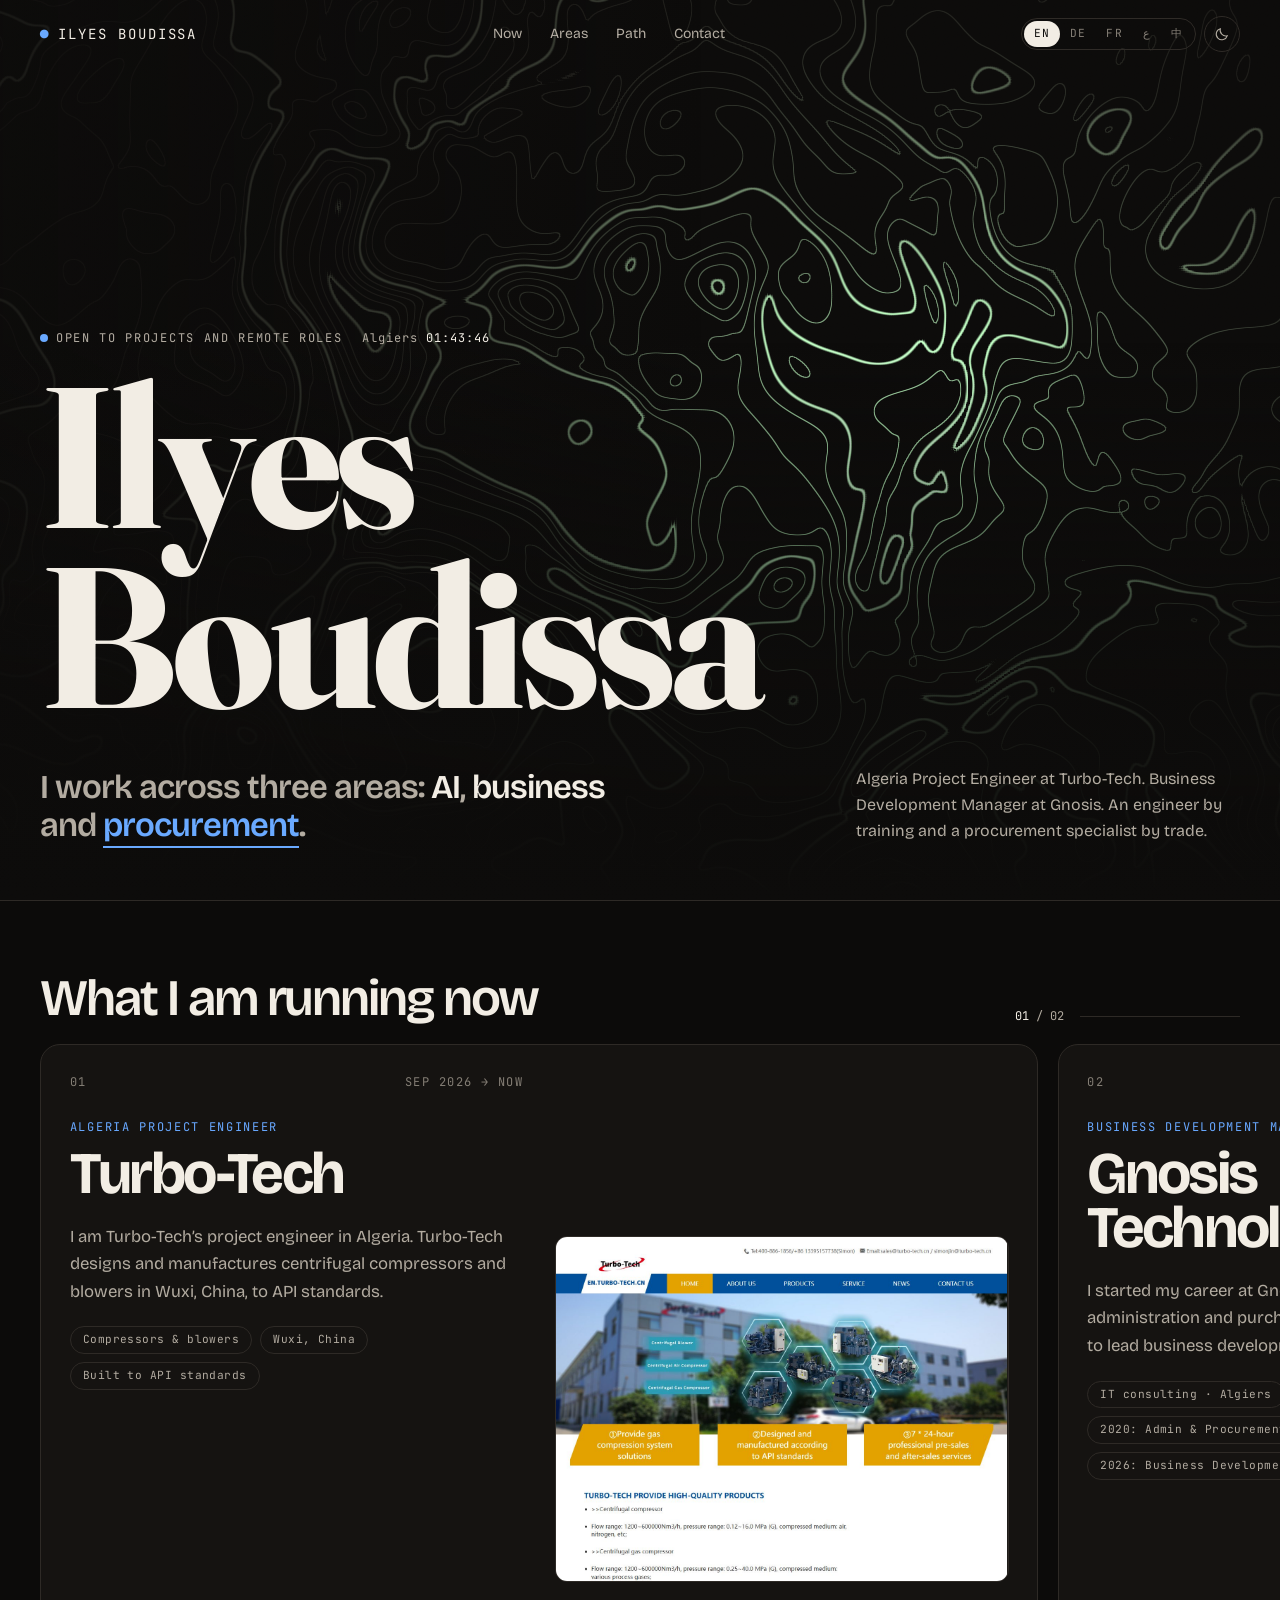
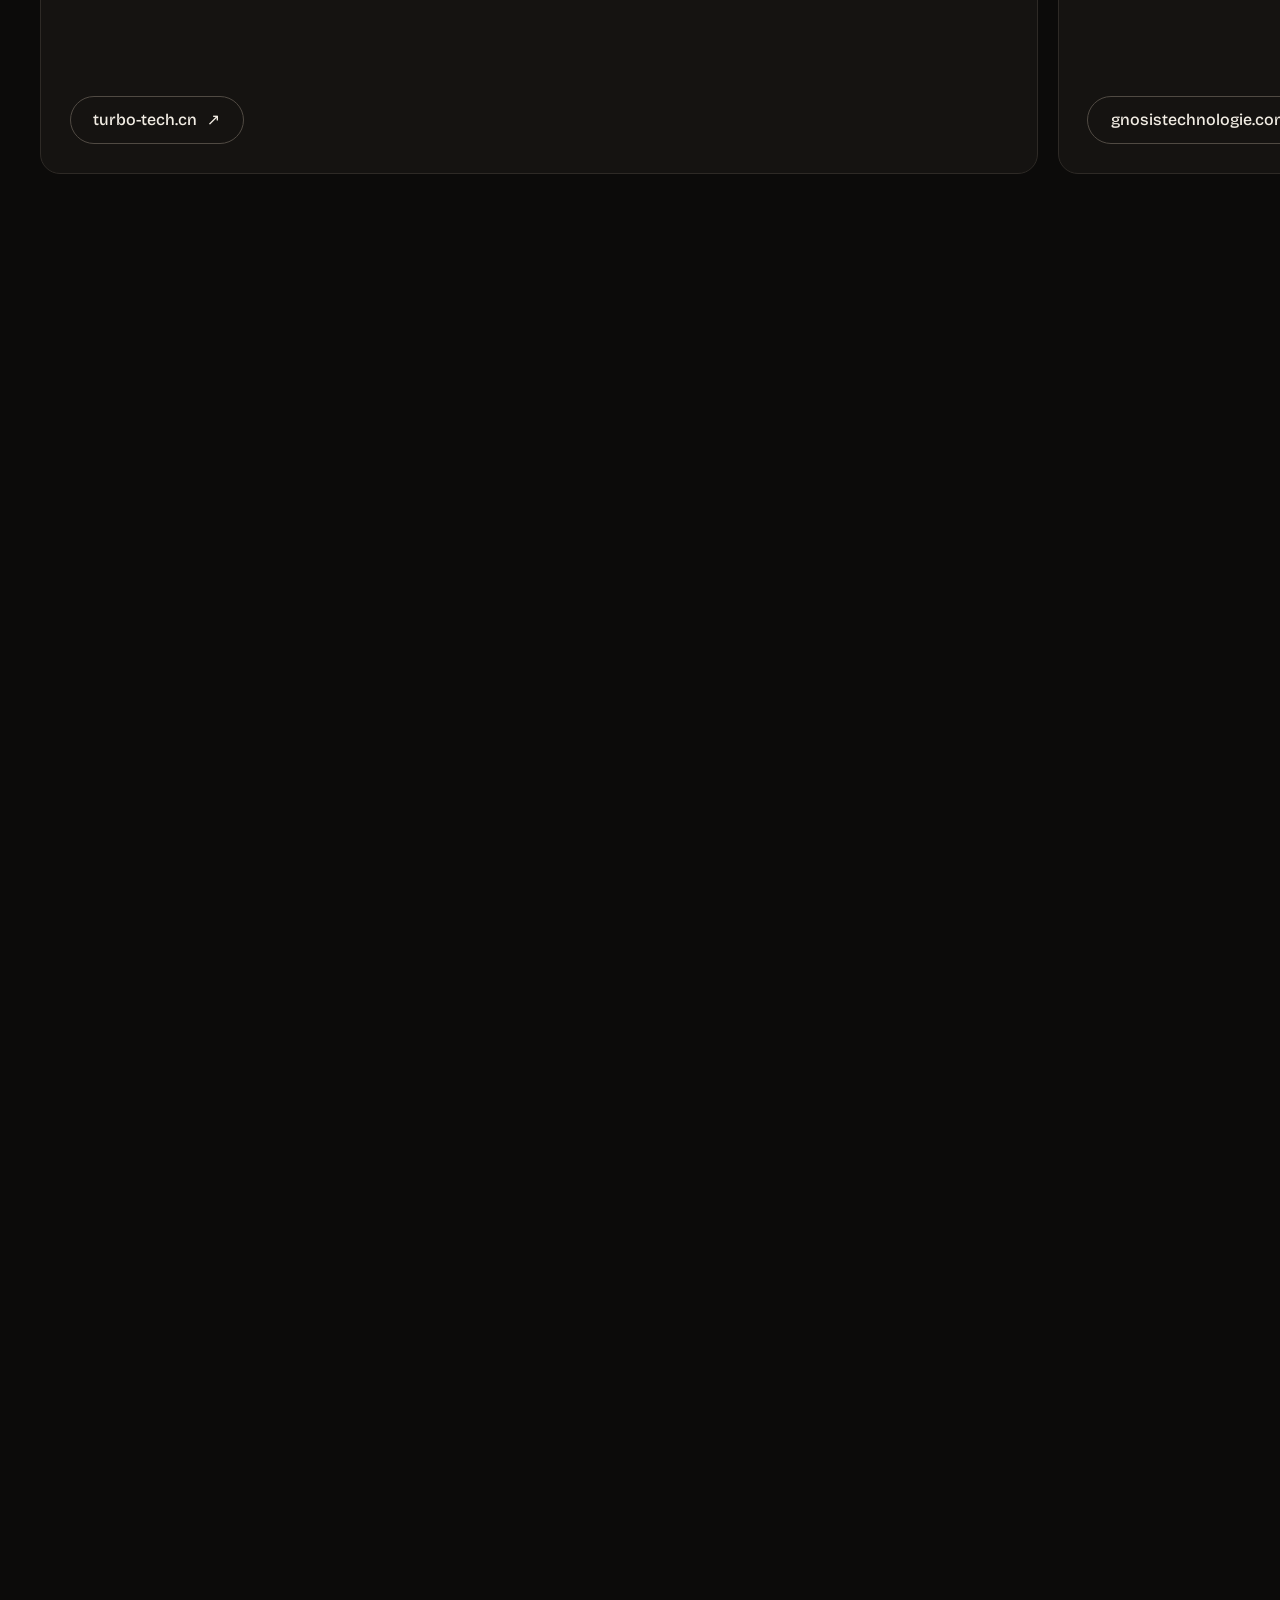
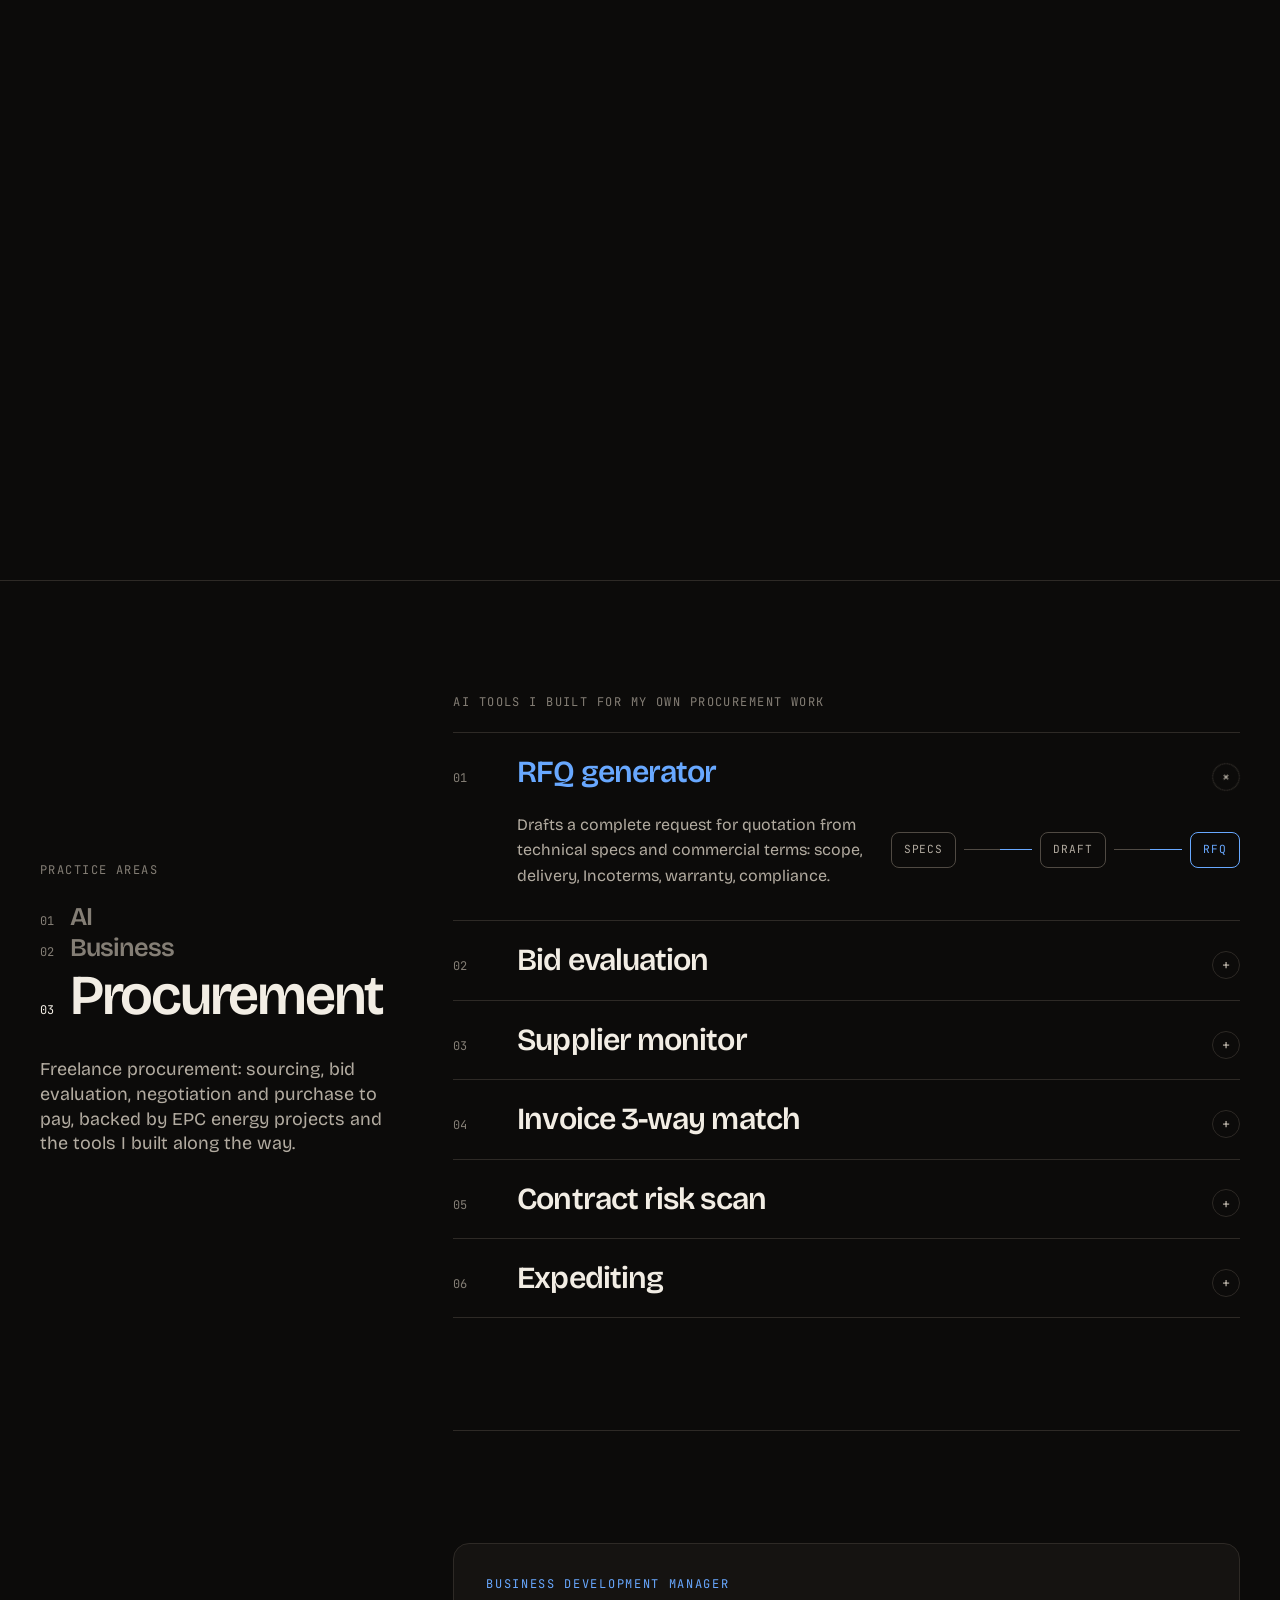
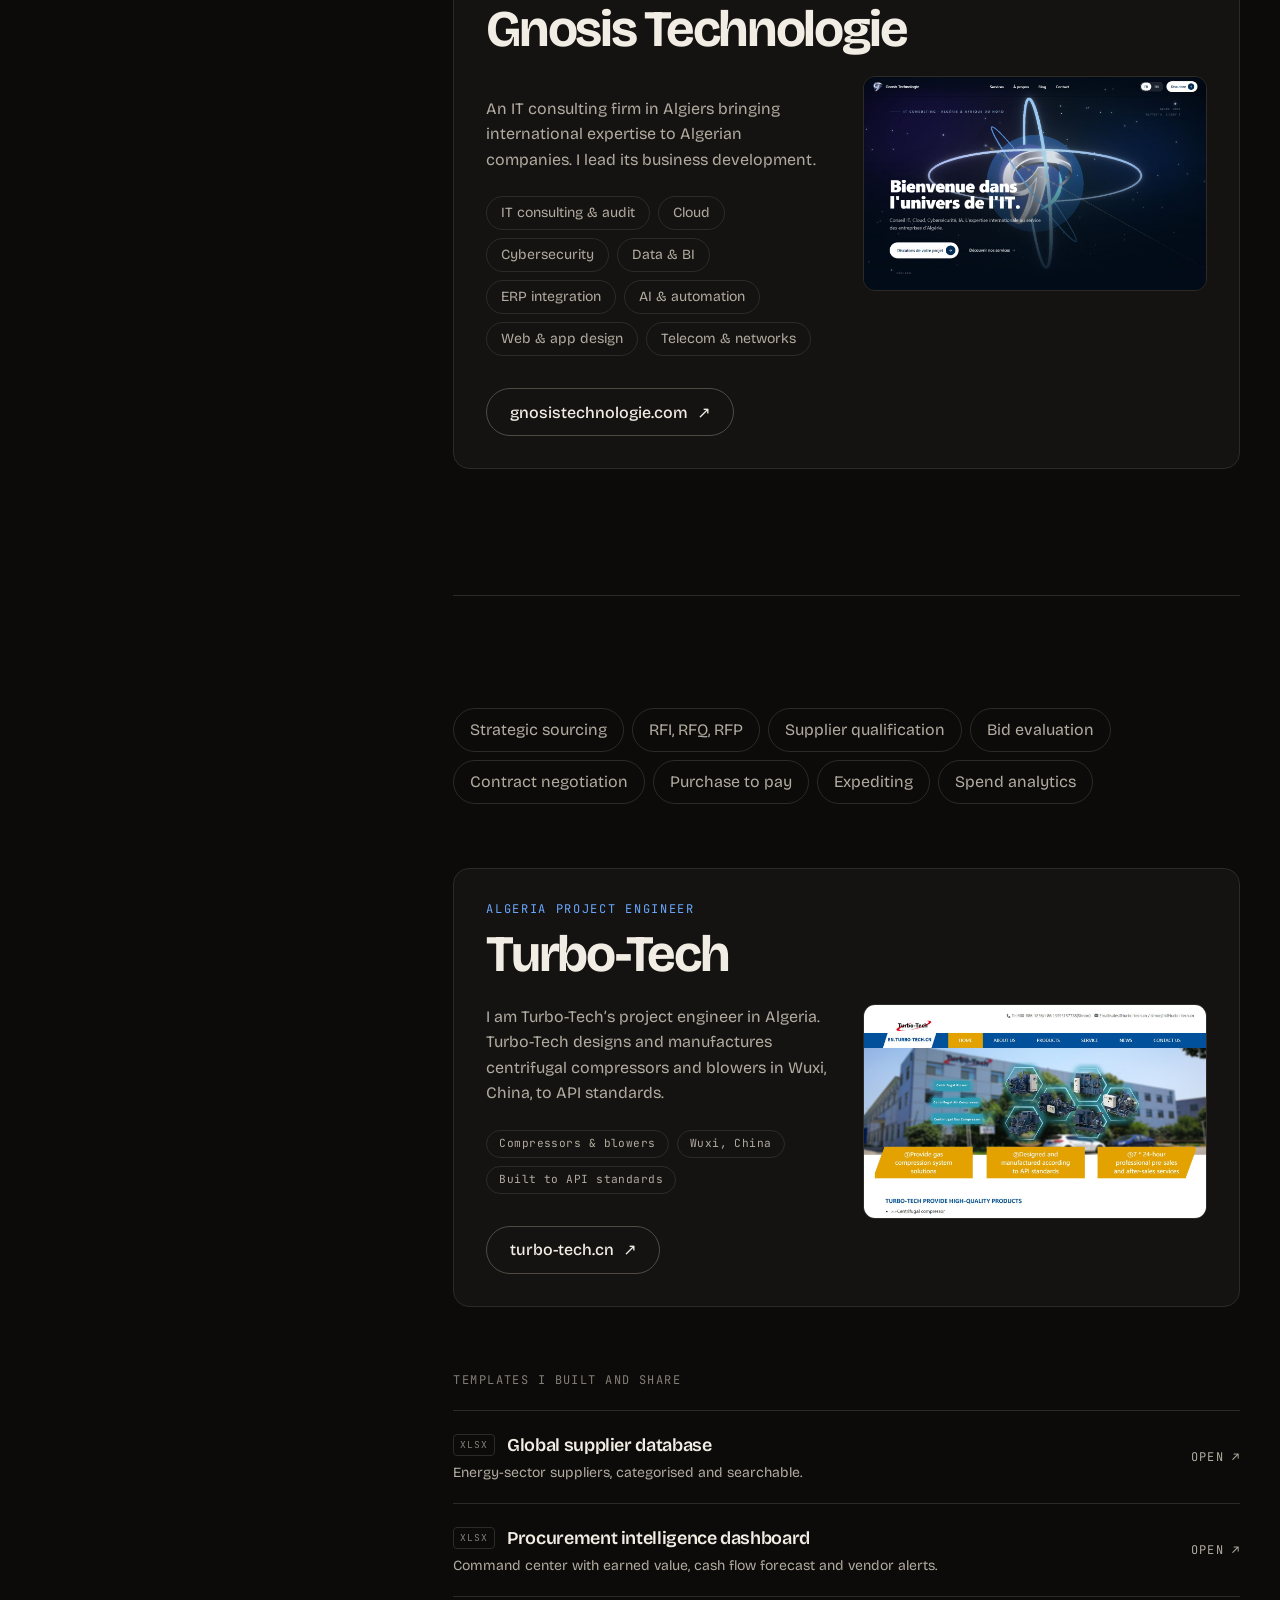
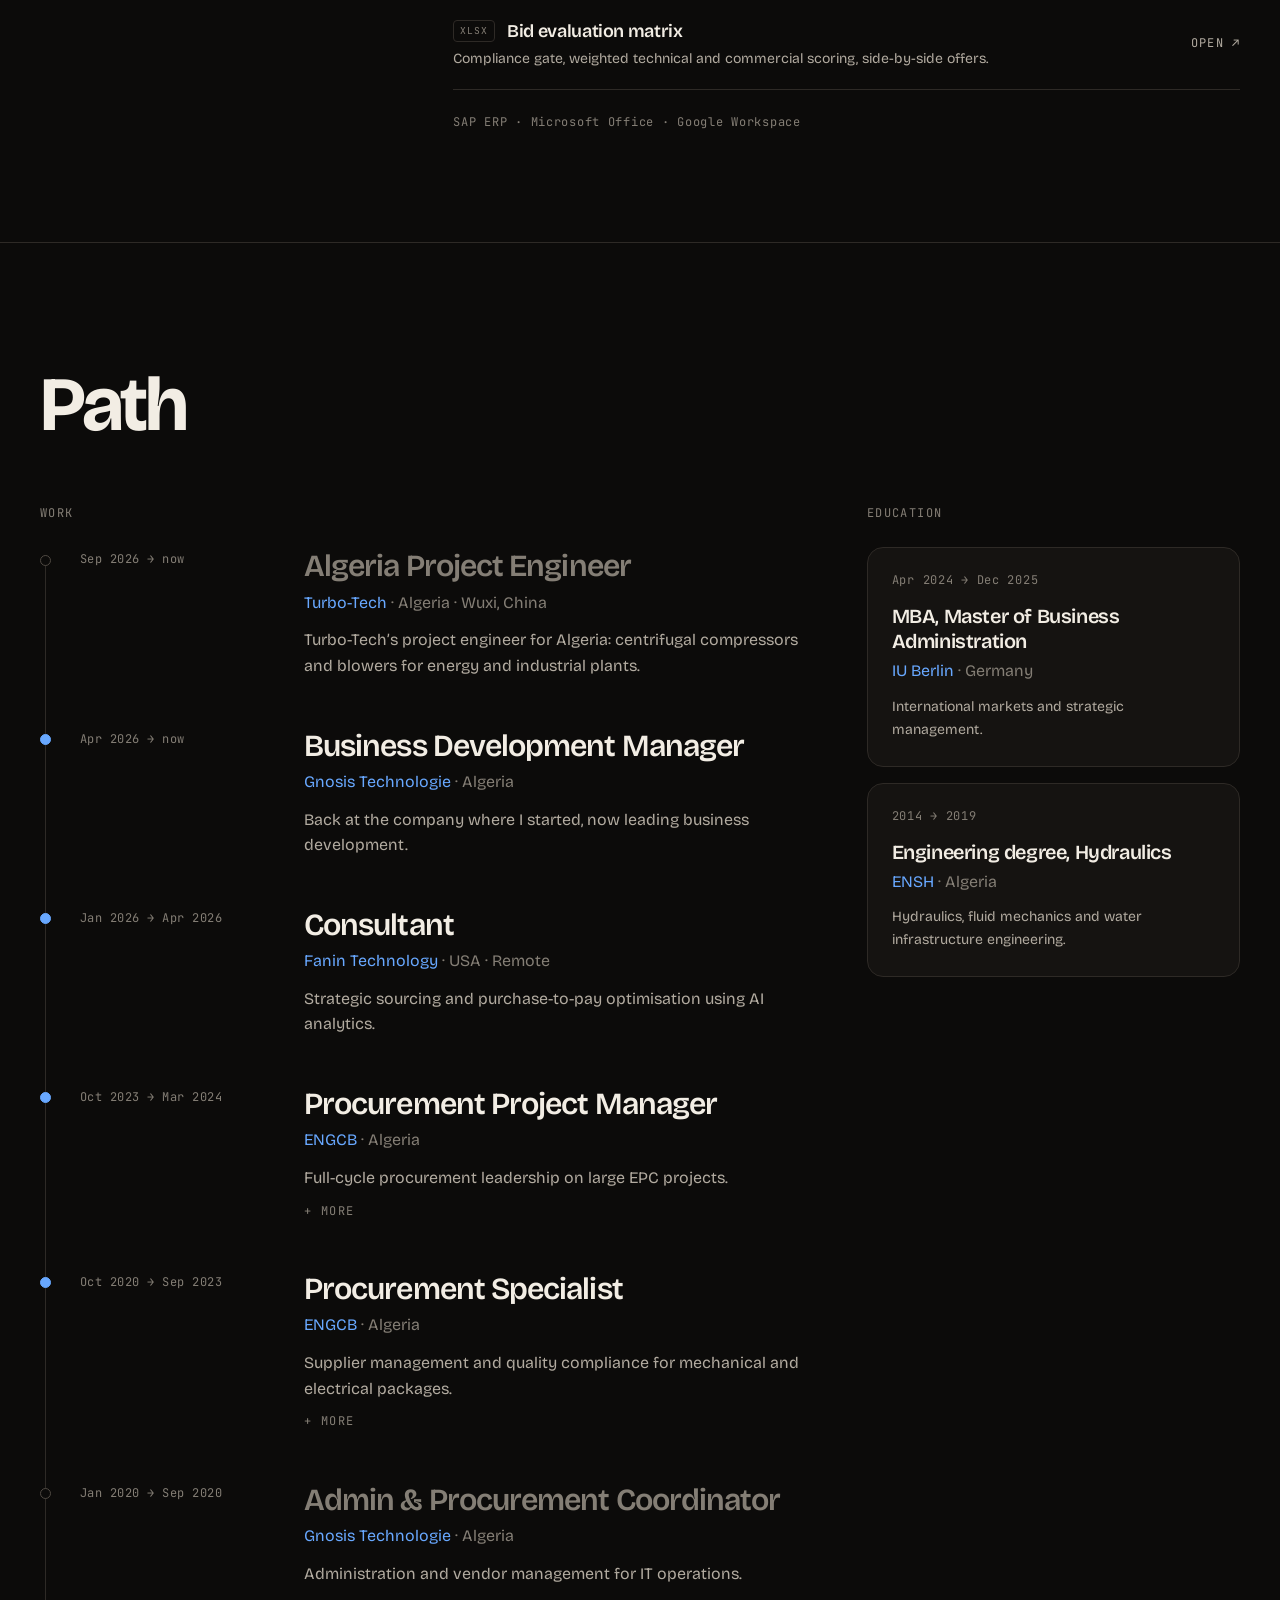
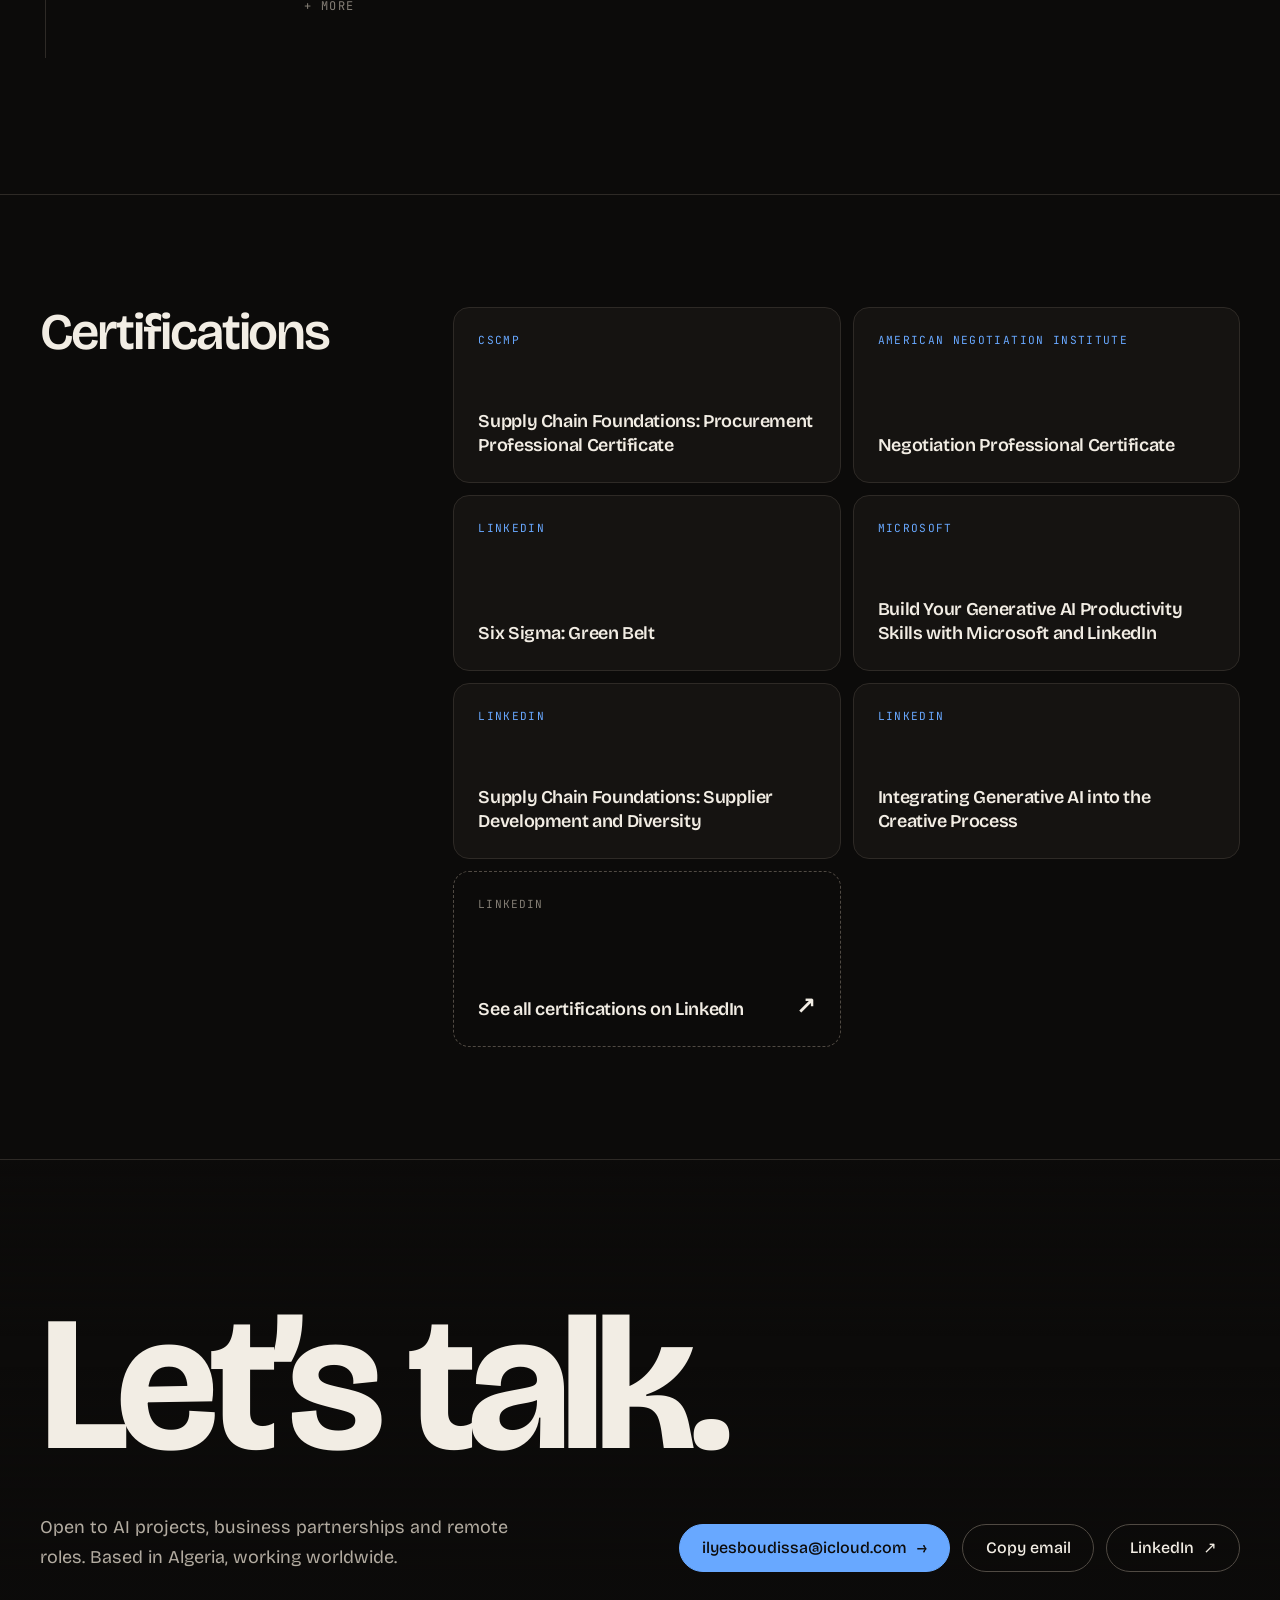
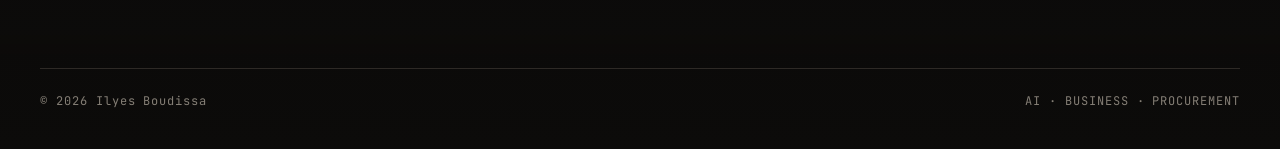
<file: index.html>
<!doctype html>
<html lang="en" data-theme="night" data-world="ai">
  <head>
    <meta charset="UTF-8" />
    <meta name="viewport" content="width=device-width, initial-scale=1.0" />

    <title>Ilyes Boudissa | Procurement Consultant in Algeria | AI Automation and Consulting</title>
    <meta
      name="description"
      content="Procurement consultant in Algeria for EPC and energy projects: supplier qualification, tender support and strategic sourcing. Also AI automation and consulting."
    />
    <meta name="keywords" content="procurement consultant Algeria, EPC procurement Algeria, supplier qualification Algeria, tender support Algeria, strategic sourcing, AI automation consulting" />
    <meta name="author" content="Ilyes Boudissa" />
    <meta name="robots" content="index, follow" />
    <meta name="theme-color" content="#0c0b0a" />
    <link rel="canonical" href="https://ilyesboudissa.github.io/" />

    <meta property="og:type" content="profile" />
    <meta property="og:site_name" content="Ilyes Boudissa" />
    <meta property="og:title" content="Ilyes Boudissa | Procurement Consultant in Algeria" />
    <meta property="og:description" content="Supplier qualification, tender support and sourcing for EPC and energy projects in Algeria. Also AI automation and consulting." />
    <meta property="og:url" content="https://ilyesboudissa.github.io/" />
    <meta property="og:image" content="https://ilyesboudissa.github.io/og-image.jpg" />
    <meta property="og:image:width" content="1200" />
    <meta property="og:image:height" content="630" />
    <meta name="twitter:card" content="summary_large_image" />
    <meta name="twitter:title" content="Ilyes Boudissa | Procurement Consultant in Algeria" />
    <meta name="twitter:description" content="Supplier qualification, tender support and sourcing for EPC and energy projects in Algeria. Also AI automation and consulting." />
    <meta name="twitter:image" content="https://ilyesboudissa.github.io/og-image.jpg" />

    <script type="application/ld+json">
      {
        "@context": "https://schema.org",
        "@type": "Person",
        "@id": "https://ilyesboudissa.github.io/#person",
        "name": "Ilyes Boudissa",
        "url": "https://ilyesboudissa.github.io/",
        "image": "https://ilyesboudissa.github.io/og-image.jpg",
        "jobTitle": ["Procurement Consultant", "Business Development Manager"],
        "worksFor": [
          { "@type": "Organization", "name": "Turbo-Tech", "url": "https://www.turbo-tech.cn" },
          { "@type": "Organization", "name": "Gnosis Technologie", "url": "https://gnosistechnologie.com" }
        ],
        "address": { "@type": "PostalAddress", "addressLocality": "Algiers", "addressCountry": "DZ" },
        "alumniOf": [
          { "@type": "CollegeOrUniversity", "name": "IU Berlin" },
          { "@type": "CollegeOrUniversity", "name": "ENSH" }
        ],
        "sameAs": ["https://linkedin.com/in/ilyesboudissa/"],
        "knowsAbout": [
          "Procurement",
          "Strategic sourcing",
          "Supplier qualification",
          "Tender evaluation",
          "EPC projects",
          "Purchase to pay",
          "Supply chain",
          "AI automation",
          "Business development"
        ]
      }
    </script>

    <link
      rel="icon"
      href="data:image/svg+xml,%3Csvg xmlns='http://www.w3.org/2000/svg' viewBox='0 0 100 100'%3E%3Crect width='100' height='100' rx='24' fill='%230c0b0a'/%3E%3Ctext x='50' y='52' font-size='54' fill='%23c8f25a' text-anchor='middle' dominant-baseline='middle' font-family='sans-serif' font-weight='800'%3Ei%3C/text%3E%3C/svg%3E"
    />
    <link rel="preconnect" href="https://fonts.googleapis.com" />
    <link rel="preconnect" href="https://fonts.gstatic.com" crossorigin />
    <link
      href="https://fonts.googleapis.com/css2?family=Bricolage+Grotesque:opsz,wdth,wght@12..96,75..100,200..800&family=Fraunces:opsz,wght,SOFT@9..144,100..900,0..100&family=JetBrains+Mono:wght@400;500&display=swap"
      rel="stylesheet"
    />
    <script>
      /* Apply stored theme before first paint so the page never flashes. */
      try {
        var t = localStorage.getItem('ib-theme');
        if (t === 'day' || t === 'night') document.documentElement.setAttribute('data-theme', t);
      } catch (e) {}
    </script>
    <script type="module" crossorigin src="/assets/index-39GS1F-D.js"></script>
    <link rel="stylesheet" crossorigin href="/assets/index-KG9iUTpj.css">
  </head>
  <body>
    <noscript>
      <main>
        <h1>Ilyes Boudissa, procurement consultant in Algeria</h1>
        <p>
          Procurement consultant for EPC and energy projects in Algeria: strategic sourcing,
          supplier qualification, tender and bid evaluation, purchase to pay. Also AI automation
          and consulting. Business Development Manager at Gnosis Technologie, Algiers. Project
          engineer for Turbo-Tech in Algeria.
        </p>
        <h2>Services</h2>
        <ul>
          <li>Strategic sourcing and supplier qualification</li>
          <li>RFI, RFQ and RFP, bid evaluation, contract negotiation</li>
          <li>Purchase to pay and expediting</li>
          <li>AI automation and consulting</li>
        </ul>
        <h2>Experience</h2>
        <ul>
          <li>Algeria project engineer, Turbo-Tech (from September 2026)</li>
          <li>Business Development Manager, Gnosis Technologie (from April 2026)</li>
          <li>Consultant, Fanin Technology (January to April 2026)</li>
          <li>Procurement project manager and procurement specialist, ENGCB (2020 to 2024)</li>
        </ul>
        <h2>Certifications</h2>
        <ul>
          <li>Certified Procurement Specialist, CSCMP</li>
          <li>Negotiation Professional Certificate, American Negotiation Institute</li>
          <li>Six Sigma: Green Belt</li>
        </ul>
        <p><a href="mailto:ilyesboudissa@icloud.com">ilyesboudissa@icloud.com</a> · <a href="https://linkedin.com/in/ilyesboudissa/">LinkedIn</a></p>
      </main>
    </noscript>
    <div id="root"></div>
  </body>
</html>
</file>
<file: assets/index-KG9iUTpj.css>
*,:before,:after{--tw-border-spacing-x: 0;--tw-border-spacing-y: 0;--tw-translate-x: 0;--tw-translate-y: 0;--tw-rotate: 0;--tw-skew-x: 0;--tw-skew-y: 0;--tw-scale-x: 1;--tw-scale-y: 1;--tw-pan-x: ;--tw-pan-y: ;--tw-pinch-zoom: ;--tw-scroll-snap-strictness: proximity;--tw-gradient-from-position: ;--tw-gradient-via-position: ;--tw-gradient-to-position: ;--tw-ordinal: ;--tw-slashed-zero: ;--tw-numeric-figure: ;--tw-numeric-spacing: ;--tw-numeric-fraction: ;--tw-ring-inset: ;--tw-ring-offset-width: 0px;--tw-ring-offset-color: #fff;--tw-ring-color: rgb(59 130 246 / .5);--tw-ring-offset-shadow: 0 0 #0000;--tw-ring-shadow: 0 0 #0000;--tw-shadow: 0 0 #0000;--tw-shadow-colored: 0 0 #0000;--tw-blur: ;--tw-brightness: ;--tw-contrast: ;--tw-grayscale: ;--tw-hue-rotate: ;--tw-invert: ;--tw-saturate: ;--tw-sepia: ;--tw-drop-shadow: ;--tw-backdrop-blur: ;--tw-backdrop-brightness: ;--tw-backdrop-contrast: ;--tw-backdrop-grayscale: ;--tw-backdrop-hue-rotate: ;--tw-backdrop-invert: ;--tw-backdrop-opacity: ;--tw-backdrop-saturate: ;--tw-backdrop-sepia: ;--tw-contain-size: ;--tw-contain-layout: ;--tw-contain-paint: ;--tw-contain-style: }::backdrop{--tw-border-spacing-x: 0;--tw-border-spacing-y: 0;--tw-translate-x: 0;--tw-translate-y: 0;--tw-rotate: 0;--tw-skew-x: 0;--tw-skew-y: 0;--tw-scale-x: 1;--tw-scale-y: 1;--tw-pan-x: ;--tw-pan-y: ;--tw-pinch-zoom: ;--tw-scroll-snap-strictness: proximity;--tw-gradient-from-position: ;--tw-gradient-via-position: ;--tw-gradient-to-position: ;--tw-ordinal: ;--tw-slashed-zero: ;--tw-numeric-figure: ;--tw-numeric-spacing: ;--tw-numeric-fraction: ;--tw-ring-inset: ;--tw-ring-offset-width: 0px;--tw-ring-offset-color: #fff;--tw-ring-color: rgb(59 130 246 / .5);--tw-ring-offset-shadow: 0 0 #0000;--tw-ring-shadow: 0 0 #0000;--tw-shadow: 0 0 #0000;--tw-shadow-colored: 0 0 #0000;--tw-blur: ;--tw-brightness: ;--tw-contrast: ;--tw-grayscale: ;--tw-hue-rotate: ;--tw-invert: ;--tw-saturate: ;--tw-sepia: ;--tw-drop-shadow: ;--tw-backdrop-blur: ;--tw-backdrop-brightness: ;--tw-backdrop-contrast: ;--tw-backdrop-grayscale: ;--tw-backdrop-hue-rotate: ;--tw-backdrop-invert: ;--tw-backdrop-opacity: ;--tw-backdrop-saturate: ;--tw-backdrop-sepia: ;--tw-contain-size: ;--tw-contain-layout: ;--tw-contain-paint: ;--tw-contain-style: }*,:before,:after{box-sizing:border-box;border-width:0;border-style:solid;border-color:#e5e7eb}:before,:after{--tw-content: ""}html,:host{line-height:1.5;-webkit-text-size-adjust:100%;-moz-tab-size:4;-o-tab-size:4;tab-size:4;font-family:ui-sans-serif,system-ui,sans-serif,"Apple Color Emoji","Segoe UI Emoji",Segoe UI Symbol,"Noto Color Emoji";font-feature-settings:normal;font-variation-settings:normal;-webkit-tap-highlight-color:transparent}body{margin:0;line-height:inherit}hr{height:0;color:inherit;border-top-width:1px}abbr:where([title]){-webkit-text-decoration:underline dotted;text-decoration:underline dotted}h1,h2,h3,h4,h5,h6{font-size:inherit;font-weight:inherit}a{color:inherit;text-decoration:inherit}b,strong{font-weight:bolder}code,kbd,samp,pre{font-family:JetBrains Mono,IBM Plex Sans Arabic,Noto Sans SC,ui-monospace,monospace;font-feature-settings:normal;font-variation-settings:normal;font-size:1em}small{font-size:80%}sub,sup{font-size:75%;line-height:0;position:relative;vertical-align:baseline}sub{bottom:-.25em}sup{top:-.5em}table{text-indent:0;border-color:inherit;border-collapse:collapse}button,input,optgroup,select,textarea{font-family:inherit;font-feature-settings:inherit;font-variation-settings:inherit;font-size:100%;font-weight:inherit;line-height:inherit;letter-spacing:inherit;color:inherit;margin:0;padding:0}button,select{text-transform:none}button,input:where([type=button]),input:where([type=reset]),input:where([type=submit]){-webkit-appearance:button;background-color:transparent;background-image:none}:-moz-focusring{outline:auto}:-moz-ui-invalid{box-shadow:none}progress{vertical-align:baseline}::-webkit-inner-spin-button,::-webkit-outer-spin-button{height:auto}[type=search]{-webkit-appearance:textfield;outline-offset:-2px}::-webkit-search-decoration{-webkit-appearance:none}::-webkit-file-upload-button{-webkit-appearance:button;font:inherit}summary{display:list-item}blockquote,dl,dd,h1,h2,h3,h4,h5,h6,hr,figure,p,pre{margin:0}fieldset{margin:0;padding:0}legend{padding:0}ol,ul,menu{list-style:none;margin:0;padding:0}dialog{padding:0}textarea{resize:vertical}input::-moz-placeholder,textarea::-moz-placeholder{opacity:1;color:#9ca3af}input::placeholder,textarea::placeholder{opacity:1;color:#9ca3af}button,[role=button]{cursor:pointer}:disabled{cursor:default}img,svg,video,canvas,audio,iframe,embed,object{display:block;vertical-align:middle}img,video{max-width:100%;height:auto}[hidden]:where(:not([hidden=until-found])){display:none}html{overflow-x:clip;-webkit-text-size-adjust:100%}body{overflow-x:clip;margin:0;background:rgb(var(--bg));color:rgb(var(--ink));font-family:var(--font-display);font-optical-sizing:auto;font-size:1rem;line-height:1.6;-webkit-font-smoothing:antialiased;transition:background-color .5s var(--ease-in-out),color .5s var(--ease-in-out)}h1,h2,h3{font-style:normal;overflow-wrap:anywhere;min-width:0}:focus-visible{outline:2px solid rgb(var(--accent));outline-offset:3px;border-radius:4px}::-moz-selection{background:rgb(var(--accent));color:rgb(var(--on-accent))}::selection{background:rgb(var(--accent));color:rgb(var(--on-accent))}[hidden]{display:none!important}.label{font-family:var(--font-mono);font-size:.75rem;letter-spacing:.12em;text-transform:uppercase;color:rgb(var(--ink-3))}.accent-text{color:rgb(var(--accent));transition:color .6s var(--ease-in-out)}.font-name{font-family:var(--font-name);font-optical-sizing:auto}.kinetic-letter{display:inline-block;font-variation-settings:"wght" 800,"SOFT" 0;will-change:font-variation-settings}[dir=rtl] .rtl-flip{display:inline-block;transform:scaleX(-1)}.pill-btn{display:inline-flex;align-items:center;gap:.6em;min-height:3rem;padding:0 1.4rem;border-radius:999px;border:1px solid rgb(var(--line-strong));font-weight:500;white-space:nowrap;transition:border-color .2s var(--ease-out),color .2s var(--ease-out),background-color .2s var(--ease-out)}.pill-btn:hover{border-color:rgb(var(--accent));color:rgb(var(--accent))}.pill-btn--fill{background:rgb(var(--accent));border-color:rgb(var(--accent));color:rgb(var(--on-accent));transition:background-color .6s var(--ease-in-out),border-color .6s var(--ease-in-out)}.pill-btn--fill:hover{color:rgb(var(--on-accent));filter:brightness(1.08)}.sr-only{position:absolute;width:1px;height:1px;padding:0;margin:-1px;overflow:hidden;clip:rect(0,0,0,0);white-space:nowrap;border-width:0}.pointer-events-none{pointer-events:none}.pointer-events-auto{pointer-events:auto}.visible{visibility:visible}.fixed{position:fixed}.\!absolute{position:absolute!important}.absolute{position:absolute}.relative{position:relative}.sticky{position:sticky}.inset-0{top:0;right:0;bottom:0;left:0}.inset-x-0{left:0;right:0}.-bottom-1{bottom:-.25rem}.bottom-2{bottom:.5rem}.left-0{left:0}.left-3{left:.75rem}.start-0{inset-inline-start:0px}.start-\[5px\]{inset-inline-start:5px}.top-0{top:0}.top-2{top:.5rem}.top-3{top:.75rem}.top-\[0\.45rem\]{top:.45rem}.z-10{z-index:10}.z-50{z-index:50}.z-\[70\]{z-index:70}.z-\[80\]{z-index:80}.col-span-6{grid-column:span 6 / span 6}.mx-2{margin-left:.5rem;margin-right:.5rem}.mx-auto{margin-left:auto;margin-right:auto}.mb-10{margin-bottom:2.5rem}.mt-1{margin-top:.25rem}.mt-12{margin-top:3rem}.mt-16{margin-top:4rem}.mt-24{margin-top:6rem}.mt-3{margin-top:.75rem}.mt-4{margin-top:1rem}.mt-5{margin-top:1.25rem}.mt-6{margin-top:1.5rem}.mt-8{margin-top:2rem}.mt-\[1\.4vh\]{margin-top:1.4vh}.mt-\[2\.4vh\]{margin-top:2.4vh}.mt-\[3\.2vh\]{margin-top:3.2vh}.mt-auto{margin-top:auto}.block{display:block}.inline-block{display:inline-block}.inline{display:inline}.flex{display:flex}.grid{display:grid}.hidden{display:none}.aspect-\[16\/10\]{aspect-ratio:16/10}.aspect-\[4\/3\]{aspect-ratio:4/3}.h-2{height:.5rem}.h-4{height:1rem}.h-7{height:1.75rem}.h-9{height:2.25rem}.h-\[100svh\]{height:100svh}.h-\[11px\]{height:11px}.h-\[2px\]{height:2px}.h-full{height:100%}.h-px{height:1px}.min-h-0{min-height:0px}.min-h-\[100svh\]{min-height:100svh}.min-h-\[11rem\]{min-height:11rem}.min-h-\[9rem\]{min-height:9rem}.min-h-full{min-height:100%}.w-2{width:.5rem}.w-32{width:8rem}.w-4{width:1rem}.w-7{width:1.75rem}.w-8{width:2rem}.w-9{width:2.25rem}.w-\[11px\]{width:11px}.w-\[min\(78vw\,74rem\)\]{width:min(78vw,74rem)}.w-full{width:100%}.w-px{width:1px}.max-w-\[36ch\]{max-width:36ch}.max-w-\[40ch\]{max-width:40ch}.max-w-\[46ch\]{max-width:46ch}.max-w-\[56ch\]{max-width:56ch}.max-w-\[60ch\]{max-width:60ch}.max-w-full{max-width:100%}.max-w-md{max-width:28rem}.max-w-page{max-width:88rem}.flex-1{flex:1 1 0%}.shrink-0{flex-shrink:0}.origin-left{transform-origin:left}.origin-top{transform-origin:top}.-translate-y-24{--tw-translate-y: -6rem;transform:translate(var(--tw-translate-x),var(--tw-translate-y)) rotate(var(--tw-rotate)) skew(var(--tw-skew-x)) skewY(var(--tw-skew-y)) scaleX(var(--tw-scale-x)) scaleY(var(--tw-scale-y))}.rotate-45{--tw-rotate: 45deg;transform:translate(var(--tw-translate-x),var(--tw-translate-y)) rotate(var(--tw-rotate)) skew(var(--tw-skew-x)) skewY(var(--tw-skew-y)) scaleX(var(--tw-scale-x)) scaleY(var(--tw-scale-y))}.scale-x-0{--tw-scale-x: 0;transform:translate(var(--tw-translate-x),var(--tw-translate-y)) rotate(var(--tw-rotate)) skew(var(--tw-skew-x)) skewY(var(--tw-skew-y)) scaleX(var(--tw-scale-x)) scaleY(var(--tw-scale-y))}.scale-x-100{--tw-scale-x: 1;transform:translate(var(--tw-translate-x),var(--tw-translate-y)) rotate(var(--tw-rotate)) skew(var(--tw-skew-x)) skewY(var(--tw-skew-y)) scaleX(var(--tw-scale-x)) scaleY(var(--tw-scale-y))}.transform{transform:translate(var(--tw-translate-x),var(--tw-translate-y)) rotate(var(--tw-rotate)) skew(var(--tw-skew-x)) skewY(var(--tw-skew-y)) scaleX(var(--tw-scale-x)) scaleY(var(--tw-scale-y))}.resize{resize:both}.scroll-mt-10{scroll-margin-top:2.5rem}.grid-cols-1{grid-template-columns:repeat(1,minmax(0,1fr))}.grid-cols-12{grid-template-columns:repeat(12,minmax(0,1fr))}.grid-cols-\[1fr_auto\]{grid-template-columns:1fr auto}.grid-cols-\[2\.5rem_1fr_auto\]{grid-template-columns:2.5rem 1fr auto}.flex-col{flex-direction:column}.flex-wrap{flex-wrap:wrap}.place-items-center{place-items:center}.items-end{align-items:flex-end}.items-center{align-items:center}.items-baseline{align-items:baseline}.items-stretch{align-items:stretch}.justify-end{justify-content:flex-end}.justify-center{justify-content:center}.justify-between{justify-content:space-between}.gap-1{gap:.25rem}.gap-10{gap:2.5rem}.gap-14{gap:3.5rem}.gap-16{gap:4rem}.gap-2{gap:.5rem}.gap-3{gap:.75rem}.gap-4{gap:1rem}.gap-6{gap:1.5rem}.gap-8{gap:2rem}.gap-\[1\.5vw\]{gap:1.5vw}.gap-\[2\.5vw\]{gap:2.5vw}.gap-x-10{-moz-column-gap:2.5rem;column-gap:2.5rem}.gap-x-5{-moz-column-gap:1.25rem;column-gap:1.25rem}.gap-y-2{row-gap:.5rem}.space-y-1>:not([hidden])~:not([hidden]){--tw-space-y-reverse: 0;margin-top:calc(.25rem * calc(1 - var(--tw-space-y-reverse)));margin-bottom:calc(.25rem * var(--tw-space-y-reverse))}.space-y-4>:not([hidden])~:not([hidden]){--tw-space-y-reverse: 0;margin-top:calc(1rem * calc(1 - var(--tw-space-y-reverse)));margin-bottom:calc(1rem * var(--tw-space-y-reverse))}.self-center{align-self:center}.overflow-hidden{overflow:hidden}.whitespace-nowrap{white-space:nowrap}.rounded{border-radius:.25rem}.rounded-2xl{border-radius:1rem}.rounded-\[1\.25rem\]{border-radius:1.25rem}.rounded-full{border-radius:9999px}.rounded-lg{border-radius:.5rem}.rounded-xl{border-radius:.75rem}.border{border-width:1px}.border-b{border-bottom-width:1px}.border-t{border-top-width:1px}.border-dashed{border-style:dashed}.border-accent{--tw-border-opacity: 1;border-color:rgb(var(--accent) / var(--tw-border-opacity, 1))}.border-ink{--tw-border-opacity: 1;border-color:rgb(var(--ink) / var(--tw-border-opacity, 1))}.border-line{--tw-border-opacity: 1;border-color:rgb(var(--line) / var(--tw-border-opacity, 1))}.border-line-strong{--tw-border-opacity: 1;border-color:rgb(var(--line-strong) / var(--tw-border-opacity, 1))}.bg-accent{--tw-bg-opacity: 1;background-color:rgb(var(--accent) / var(--tw-bg-opacity, 1))}.bg-bg{--tw-bg-opacity: 1;background-color:rgb(var(--bg) / var(--tw-bg-opacity, 1))}.bg-bg-2{--tw-bg-opacity: 1;background-color:rgb(var(--bg-2) / var(--tw-bg-opacity, 1))}.bg-bg-3{--tw-bg-opacity: 1;background-color:rgb(var(--bg-3) / var(--tw-bg-opacity, 1))}.bg-bg\/85{background-color:rgb(var(--bg) / .85)}.bg-ink{--tw-bg-opacity: 1;background-color:rgb(var(--ink) / var(--tw-bg-opacity, 1))}.bg-line{--tw-bg-opacity: 1;background-color:rgb(var(--line) / var(--tw-bg-opacity, 1))}.bg-line-strong{--tw-bg-opacity: 1;background-color:rgb(var(--line-strong) / var(--tw-bg-opacity, 1))}.bg-transparent{background-color:transparent}.object-cover{-o-object-fit:cover;object-fit:cover}.object-left-top{-o-object-position:left top;object-position:left top}.object-top{-o-object-position:top;object-position:top}.p-0\.5{padding:.125rem}.p-6{padding:1.5rem}.p-\[clamp\(1rem\,3\.2vh\,2\.5rem\)\]{padding:clamp(1rem,3.2vh,2.5rem)}.px-1\.5{padding-left:.375rem;padding-right:.375rem}.px-2\.5{padding-left:.625rem;padding-right:.625rem}.px-3{padding-left:.75rem;padding-right:.75rem}.px-3\.5{padding-left:.875rem;padding-right:.875rem}.px-4{padding-left:1rem;padding-right:1rem}.px-5{padding-left:1.25rem;padding-right:1.25rem}.py-0\.5{padding-top:.125rem;padding-bottom:.125rem}.py-1{padding-top:.25rem;padding-bottom:.25rem}.py-1\.5{padding-top:.375rem;padding-bottom:.375rem}.py-16{padding-top:4rem;padding-bottom:4rem}.py-2{padding-top:.5rem;padding-bottom:.5rem}.py-20{padding-top:5rem;padding-bottom:5rem}.py-24{padding-top:6rem;padding-bottom:6rem}.py-4{padding-top:1rem;padding-bottom:1rem}.py-5{padding-top:1.25rem;padding-bottom:1.25rem}.pb-10{padding-bottom:2.5rem}.pb-12{padding-bottom:3rem}.pb-20{padding-bottom:5rem}.pb-8{padding-bottom:2rem}.pb-\[2\.2vh\]{padding-bottom:2.2vh}.pb-\[3vh\]{padding-bottom:3vh}.ps-10{padding-inline-start:2.5rem}.ps-\[3\.5rem\]{padding-inline-start:3.5rem}.pt-24{padding-top:6rem}.pt-28{padding-top:7rem}.pt-3{padding-top:.75rem}.pt-5{padding-top:1.25rem}.pt-6{padding-top:1.5rem}.pt-8{padding-top:2rem}.pt-\[2\.4vh\]{padding-top:2.4vh}.pt-\[clamp\(1\.25rem\,8vh\,5rem\)\]{padding-top:clamp(1.25rem,8vh,5rem)}.text-start{text-align:start}.font-mono{font-family:JetBrains Mono,IBM Plex Sans Arabic,Noto Sans SC,ui-monospace,monospace}.text-2xl{font-size:1.5rem;line-height:2rem}.text-4xl{font-size:2.25rem;line-height:2.5rem}.text-5xl{font-size:3rem;line-height:1}.text-\[0\.6rem\]{font-size:.6rem}.text-\[0\.7rem\]{font-size:.7rem}.text-\[2\.6rem\]{font-size:2.6rem}.text-\[clamp\(0\.85rem\,2vh\,1\.05rem\)\]{font-size:clamp(.85rem,2vh,1.05rem)}.text-\[clamp\(1\.35rem\,2\.4vw\,2rem\)\]{font-size:clamp(1.35rem,2.4vw,2rem)}.text-\[clamp\(1\.4rem\,2\.4vw\,2rem\)\]{font-size:clamp(1.4rem,2.4vw,2rem)}.text-\[clamp\(1\.5rem\,2\.6vw\,2\.4rem\)\]{font-size:clamp(1.5rem,2.6vw,2.4rem)}.text-\[clamp\(1\.8rem\,min\(4vw\,6vh\)\,3\.5rem\)\]{font-size:clamp(1.8rem,min(4vw,6vh),3.5rem)}.text-\[clamp\(2\.6rem\,6vw\,5\.5rem\)\]{font-size:clamp(2.6rem,6vw,5.5rem)}.text-\[clamp\(2rem\,4vw\,3\.2rem\)\]{font-size:clamp(2rem,4vw,3.2rem)}.text-\[clamp\(2rem\,4vw\,3\.5rem\)\]{font-size:clamp(2rem,4vw,3.5rem)}.text-\[clamp\(2rem\,min\(4\.6vw\,8vh\)\,5\.2rem\)\]{font-size:clamp(2rem,min(4.6vw,8vh),5.2rem)}.text-\[clamp\(3\.6rem\,19vw\,12\.5rem\)\]{font-size:clamp(3.6rem,19vw,12.5rem)}.text-\[clamp\(4rem\,15vw\,14rem\)\]{font-size:clamp(4rem,15vw,14rem)}.text-base{font-size:1rem;line-height:1.5rem}.text-lg{font-size:1.125rem;line-height:1.75rem}.text-sm{font-size:.875rem;line-height:1.25rem}.text-xl{font-size:1.25rem;line-height:1.75rem}.text-xs{font-size:.75rem;line-height:1rem}.font-bold{font-weight:700}.font-semibold{font-weight:600}.uppercase{text-transform:uppercase}.tabular-nums{--tw-numeric-spacing: tabular-nums;font-variant-numeric:var(--tw-ordinal) var(--tw-slashed-zero) var(--tw-numeric-figure) var(--tw-numeric-spacing) var(--tw-numeric-fraction)}.leading-6{line-height:1.5rem}.leading-\[0\.84\]{line-height:.84}.leading-\[0\.92\]{line-height:.92}.leading-\[0\.9\]{line-height:.9}.leading-\[1\.12\]{line-height:1.12}.leading-none{line-height:1}.leading-relaxed{line-height:1.625}.leading-snug{line-height:1.375}.leading-tight{line-height:1.25}.tracking-\[-0\.02em\]{letter-spacing:-.02em}.tracking-\[-0\.03em\]{letter-spacing:-.03em}.tracking-\[-0\.045em\]{letter-spacing:-.045em}.tracking-\[-0\.04em\]{letter-spacing:-.04em}.tracking-\[0\.04em\]{letter-spacing:.04em}.tracking-\[0\.06em\]{letter-spacing:.06em}.tracking-\[0\.08em\]{letter-spacing:.08em}.tracking-\[0\.12em\]{letter-spacing:.12em}.tracking-\[0\.14em\]{letter-spacing:.14em}.tracking-\[0\.1em\]{letter-spacing:.1em}.tracking-tight{letter-spacing:-.025em}.text-accent{--tw-text-opacity: 1;color:rgb(var(--accent) / var(--tw-text-opacity, 1))}.text-bg{--tw-text-opacity: 1;color:rgb(var(--bg) / var(--tw-text-opacity, 1))}.text-ink{--tw-text-opacity: 1;color:rgb(var(--ink) / var(--tw-text-opacity, 1))}.text-ink-2{--tw-text-opacity: 1;color:rgb(var(--ink-2) / var(--tw-text-opacity, 1))}.text-ink-3{--tw-text-opacity: 1;color:rgb(var(--ink-3) / var(--tw-text-opacity, 1))}.opacity-0{opacity:0}.opacity-100{opacity:1}.filter{filter:var(--tw-blur) var(--tw-brightness) var(--tw-contrast) var(--tw-grayscale) var(--tw-hue-rotate) var(--tw-invert) var(--tw-saturate) var(--tw-sepia) var(--tw-drop-shadow)}.transition{transition-property:color,background-color,border-color,text-decoration-color,fill,stroke,opacity,box-shadow,transform,filter,backdrop-filter;transition-timing-function:cubic-bezier(.4,0,.2,1);transition-duration:.15s}.transition-\[font-size\]{transition-property:font-size;transition-timing-function:cubic-bezier(.4,0,.2,1);transition-duration:.15s}.transition-colors{transition-property:color,background-color,border-color,text-decoration-color,fill,stroke;transition-timing-function:cubic-bezier(.4,0,.2,1);transition-duration:.15s}.transition-opacity{transition-property:opacity;transition-timing-function:cubic-bezier(.4,0,.2,1);transition-duration:.15s}.transition-transform{transition-property:transform;transition-timing-function:cubic-bezier(.4,0,.2,1);transition-duration:.15s}.duration-200{transition-duration:.2s}.duration-300{transition-duration:.3s}.duration-500{transition-duration:.5s}.duration-\[900ms\]{transition-duration:.9s}.ease-out{transition-timing-function:cubic-bezier(.22,1,.36,1)}.will-change-transform{will-change:transform}:root,:root[data-theme=night]{--bg: 12 11 10;--bg-2: 21 19 17;--bg-3: 31 28 25;--ink: 242 237 228;--ink-2: 178 171 160;--ink-3: 132 126 117;--line: 46 42 38;--line-strong: 80 74 67;--contour: 58 53 48;--accent-ai: 200 242 90;--accent-business: 255 124 92;--accent-supply: 104 168 255;--on-accent: 12 11 10;--grain: .06;color-scheme:dark}:root[data-theme=day]{--bg: 240 235 225;--bg-2: 232 226 214;--bg-3: 222 215 202;--ink: 22 20 18;--ink-2: 84 78 70;--ink-3: 112 106 98;--line: 214 206 192;--line-strong: 178 169 154;--contour: 205 196 181;--accent-ai: 84 128 0;--accent-business: 206 70 38;--accent-supply: 28 98 214;--on-accent: 245 241 233;--grain: .035;color-scheme:light}:root{--accent: var(--accent-ai);--font-display: "Bricolage Grotesque", "IBM Plex Sans Arabic", "Noto Sans SC", ui-sans-serif, system-ui, sans-serif;--font-mono: "JetBrains Mono", "IBM Plex Sans Arabic", "Noto Sans SC", ui-monospace, "SF Mono", monospace;--font-name: "Fraunces", Georgia, serif;--ease-out: cubic-bezier(.22, 1, .36, 1);--ease-in-out: cubic-bezier(.65, 0, .35, 1)}:root[data-world=business]{--accent: var(--accent-business)}:root[data-world=supply]{--accent: var(--accent-supply)}:lang(ar) :where(body *:not(.latin,.latin *)),:lang(zh) :where(body *:not(.latin,.latin *)){letter-spacing:0!important}:lang(ar) :where(h2,h3){line-height:1.3!important}html.lenis,html.lenis body{height:auto}.lenis.lenis-smooth{scroll-behavior:auto!important}.lenis.lenis-stopped{overflow:hidden}html{scrollbar-width:thin;scrollbar-color:rgb(var(--line-strong)) transparent}.grain{pointer-events:none;position:fixed;top:0;right:0;bottom:0;left:0;z-index:60;opacity:var(--grain);mix-blend-mode:overlay;background-image:url("data:image/svg+xml,%3Csvg xmlns='http://www.w3.org/2000/svg' width='220' height='220'%3E%3Cfilter id='n'%3E%3CfeTurbulence type='fractalNoise' baseFrequency='0.9' numOctaves='3' stitchTiles='stitch'/%3E%3C/filter%3E%3Crect width='220' height='220' filter='url(%23n)'/%3E%3C/svg%3E")}@keyframes flow{0%{transform:translate(-100%)}to{transform:translate(100%)}}@keyframes pulse-dot{0%,to{box-shadow:0 0 rgb(var(--accent) / .55)}60%{box-shadow:0 0 0 7px rgb(var(--accent) / 0)}}@media (prefers-reduced-motion: reduce){*,*:before,*:after{animation-duration:1ms!important;animation-iteration-count:1!important;transition-duration:.15s!important}}.last\:flex-none:last-child{flex:none}.hover\:border-accent:hover{--tw-border-opacity: 1;border-color:rgb(var(--accent) / var(--tw-border-opacity, 1))}.hover\:border-line-strong:hover{--tw-border-opacity: 1;border-color:rgb(var(--line-strong) / var(--tw-border-opacity, 1))}.hover\:bg-bg-3:hover{--tw-bg-opacity: 1;background-color:rgb(var(--bg-3) / var(--tw-bg-opacity, 1))}.hover\:text-accent:hover{--tw-text-opacity: 1;color:rgb(var(--accent) / var(--tw-text-opacity, 1))}.hover\:text-ink:hover{--tw-text-opacity: 1;color:rgb(var(--ink) / var(--tw-text-opacity, 1))}.hover\:text-ink-2:hover{--tw-text-opacity: 1;color:rgb(var(--ink-2) / var(--tw-text-opacity, 1))}.focus\:translate-y-0:focus{--tw-translate-y: 0px;transform:translate(var(--tw-translate-x),var(--tw-translate-y)) rotate(var(--tw-rotate)) skew(var(--tw-skew-x)) skewY(var(--tw-skew-y)) scaleX(var(--tw-scale-x)) scaleY(var(--tw-scale-y))}.group:hover .group-hover\:-translate-y-0\.5{--tw-translate-y: -.125rem;transform:translate(var(--tw-translate-x),var(--tw-translate-y)) rotate(var(--tw-rotate)) skew(var(--tw-skew-x)) skewY(var(--tw-skew-y)) scaleX(var(--tw-scale-x)) scaleY(var(--tw-scale-y))}.group:hover .group-hover\:-translate-y-1{--tw-translate-y: -.25rem;transform:translate(var(--tw-translate-x),var(--tw-translate-y)) rotate(var(--tw-rotate)) skew(var(--tw-skew-x)) skewY(var(--tw-skew-y)) scaleX(var(--tw-scale-x)) scaleY(var(--tw-scale-y))}.group:hover .group-hover\:text-accent{--tw-text-opacity: 1;color:rgb(var(--accent) / var(--tw-text-opacity, 1))}.group:hover .group-hover\:opacity-100{opacity:1}@media (min-width: 640px){.sm\:flex{display:flex}.sm\:grid-cols-2{grid-template-columns:repeat(2,minmax(0,1fr))}}@media (min-width: 768px){.md\:sticky{position:sticky}.md\:top-0{top:0}.md\:col-span-4{grid-column:span 4 / span 4}.md\:col-span-5{grid-column:span 5 / span 5}.md\:col-span-7{grid-column:span 7 / span 7}.md\:col-span-8{grid-column:span 8 / span 8}.md\:col-start-9{grid-column-start:9}.md\:mt-10{margin-top:2.5rem}.md\:block{display:block}.md\:flex{display:flex}.md\:hidden{display:none}.md\:h-screen{height:100vh}.md\:min-h-\[85vh\]{min-height:85vh}.md\:grid-cols-12{grid-template-columns:repeat(12,minmax(0,1fr))}.md\:grid-cols-2{grid-template-columns:repeat(2,minmax(0,1fr))}.md\:grid-cols-\[12rem_minmax\(0\,1fr\)\]{grid-template-columns:12rem minmax(0,1fr)}.md\:grid-cols-\[3rem_1fr_auto\]{grid-template-columns:3rem 1fr auto}.md\:items-start{align-items:flex-start}.md\:items-end{align-items:flex-end}.md\:justify-end{justify-content:flex-end}.md\:justify-center{justify-content:center}.md\:gap-8{gap:2rem}.md\:p-8{padding:2rem}.md\:px-10{padding-left:2.5rem;padding-right:2.5rem}.md\:px-\[max\(2\.5rem\,calc\(\(100\%-88rem\)\/2\+2\.5rem\)\)\]{padding-left:max(2.5rem,calc((100% - 88rem)/2 + 2.5rem));padding-right:max(2.5rem,calc((100% - 88rem)/2 + 2.5rem))}.md\:py-0{padding-top:0;padding-bottom:0}.md\:py-28{padding-top:7rem;padding-bottom:7rem}.md\:py-32{padding-top:8rem;padding-bottom:8rem}.md\:pb-14{padding-bottom:3.5rem}.md\:ps-\[4rem\]{padding-inline-start:4rem}.md\:pt-36{padding-top:9rem}}@media (min-width: 1024px){.lg\:col-span-4{grid-column:span 4 / span 4}.lg\:col-span-8{grid-column:span 8 / span 8}.lg\:w-40{width:10rem}.lg\:grid-cols-12{grid-template-columns:repeat(12,minmax(0,1fr))}.lg\:gap-10{gap:2.5rem}}.rtl\:origin-right:where([dir=rtl],[dir=rtl] *){transform-origin:right}.rtl\:text-right:where([dir=rtl],[dir=rtl] *){text-align:right}.\[\&\+\&\]\:border-t+.\[\&\+\&\]\:border-t{border-top-width:1px}@media (max-height:430px){.\[\@media\(max-height\:430px\)\]\:hidden{display:none}}@media (max-height:700px){.\[\@media\(max-height\:700px\)\]\:hidden{display:none}}
</file>
